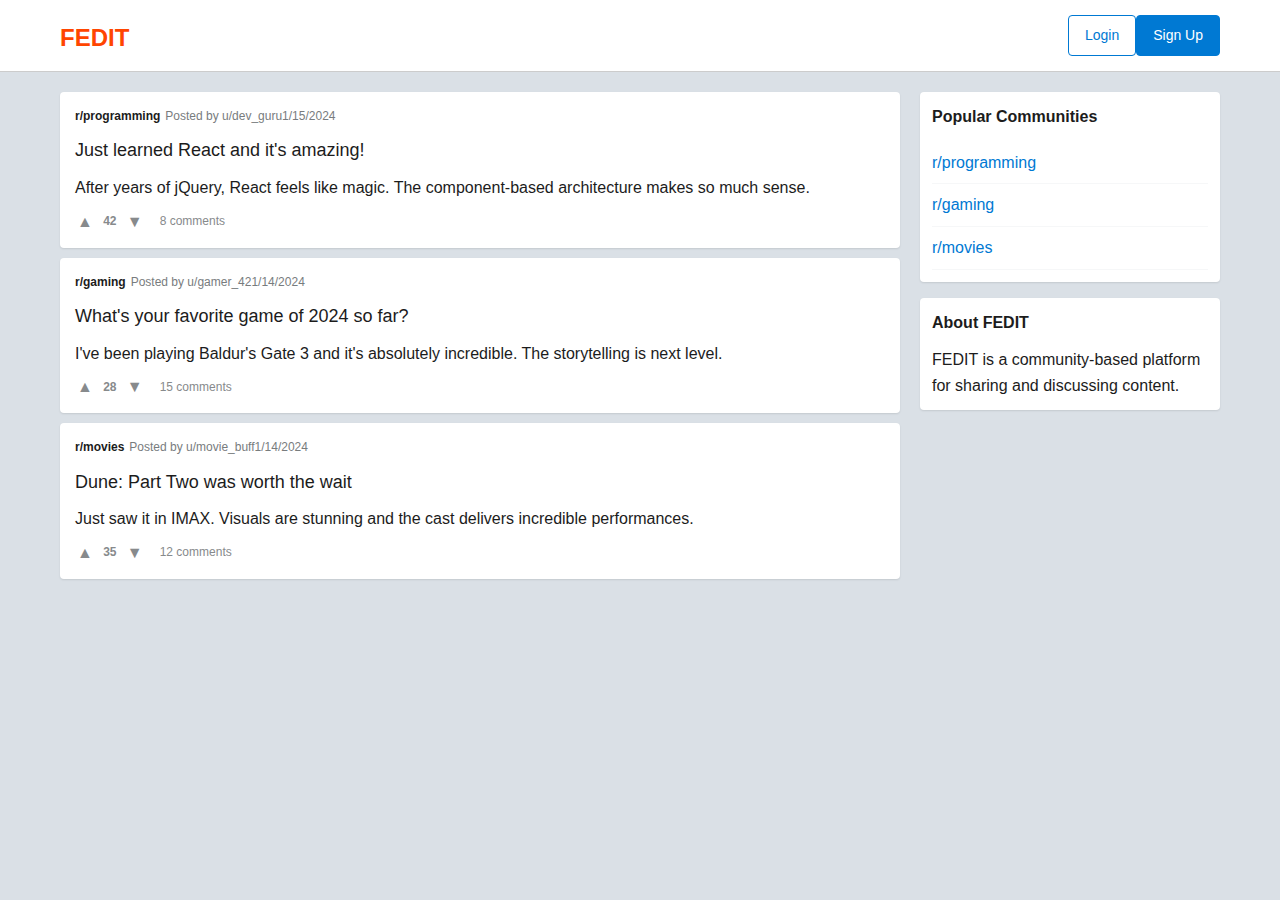
<file: index.html>
<!DOCTYPE html>
<html lang="en">
<head>
    <meta charset="UTF-8">
    <meta name="viewport" content="width=device-width, initial-scale=1.0">
    <title>FEDIT - Front Page of the Internet</title>
    <link rel="stylesheet" href="styles.css">
</head>
<body>
    <header class="header">
        <div class="container">
            <div class="logo">
                <h1><a href="index.html">FEDIT</a></h1>
            </div>
            <nav class="nav">
                <div id="auth-buttons">
                    <a href="login.html" class="btn btn-outline">Login</a>
                    <a href="register.html" class="btn btn-primary">Sign Up</a>
                </div>
                <div id="user-menu" style="display: none;">
                    <span id="username"></span>
                    <a href="create_post.html" class="btn btn-primary">Create Post</a>
                    <button id="logout-btn" class="btn btn-outline">Logout</button>
                </div>
            </nav>
        </div>
    </header>

    <main class="container main-content">
        <div class="content">
            <div class="posts-container" id="posts-container">
                <!-- Posts will be loaded here -->
            </div>
        </div>
        
        <aside class="sidebar">
            <div class="sidebar-section">
                <h3>Popular Communities</h3>
                <div class="community-item">
                    <a href="#" data-community="programming">r/programming</a>
                </div>
                <div class="community-item">
                    <a href="#" data-community="gaming">r/gaming</a>
                </div>
                <div class="community-item">
                    <a href="#" data-community="movies">r/movies</a>
                </div>
            </div>
            
            <div class="sidebar-section">
                <h3>About FEDIT</h3>
                <p>FEDIT is a community-based platform for sharing and discussing content.</p>
            </div>
        </aside>
    </main>

    <script src="mock-data.js"></script>
    <script src="script.js"></script>
</body>
</html>
</file>
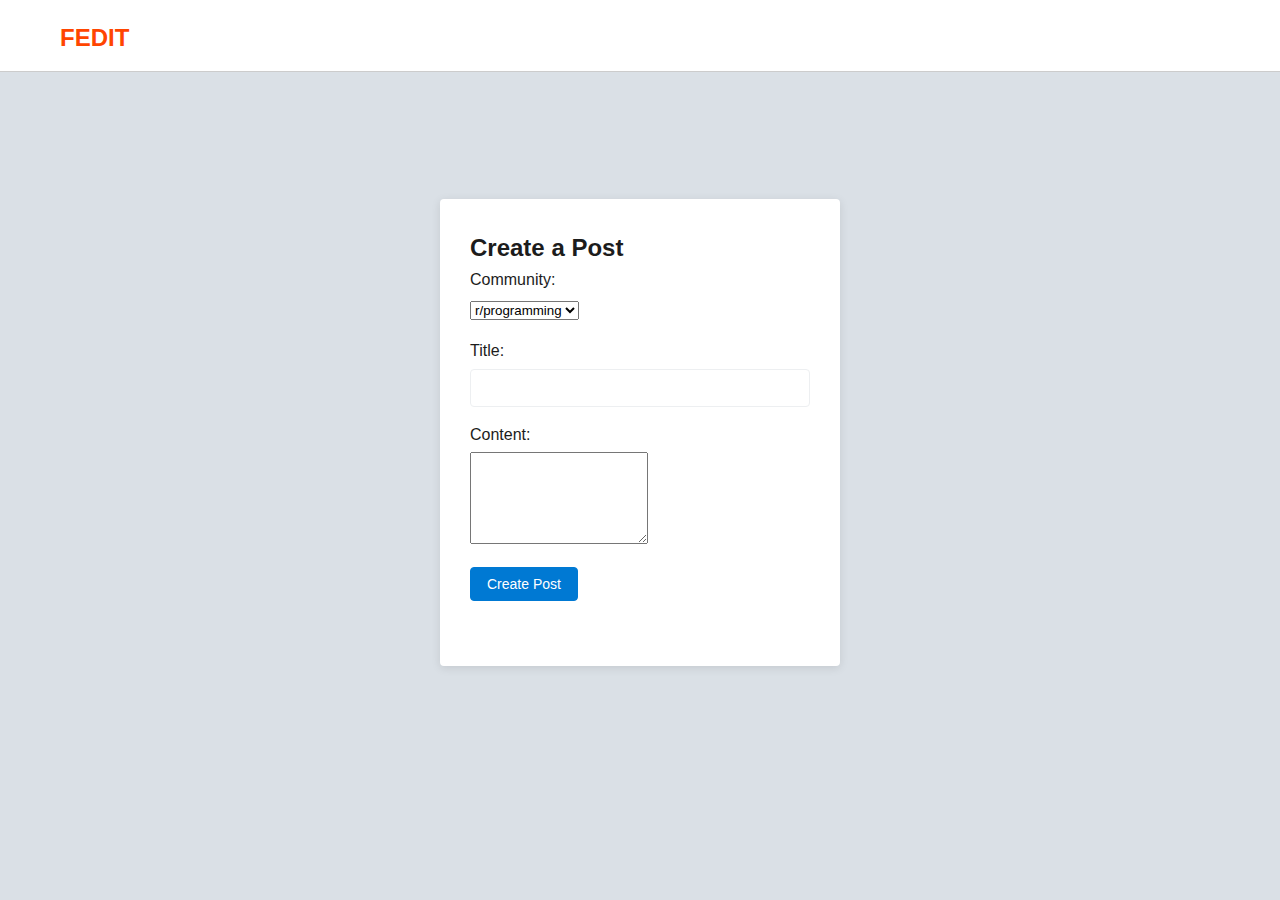
<file: create_post.html>
<!DOCTYPE html>
<html lang="en">
<head>
    <meta charset="UTF-8">
    <meta name="viewport" content="width=device-width, initial-scale=1.0">
    <title>Create Post - FEDIT</title>
    <link rel="stylesheet" href="styles.css">
</head>
<body>
    <header class="header">
        <div class="container">
            <div class="logo">
                <h1><a href="index.html">FEDIT</a></h1>
            </div>
            <nav class="nav">
                <div id="user-menu">
                    <a href="index.html" class="btn btn-outline">Back to Home</a>
                    <button id="logout-btn" class="btn btn-outline">Logout</button>
                </div>
            </nav>
        </div>
    </header>

    <main class="container">
        <div class="auth-container">
            <div class="auth-form">
                <h2>Create a Post</h2>
                <form id="create-post-form">
                    <div class="form-group">
                        <label for="community">Community:</label>
                        <select id="community" name="community" required>
                            <option value="programming">r/programming</option>
                            <option value="gaming">r/gaming</option>
                            <option value="movies">r/movies</option>
                        </select>
                    </div>
                    <div class="form-group">
                        <label for="title">Title:</label>
                        <input type="text" id="title" name="title" required maxlength="300">
                    </div>
                    <div class="form-group">
                        <label for="content">Content:</label>
                        <textarea id="content" name="content" rows="6" required></textarea>
                    </div>
                    <button type="submit" class="btn btn-primary">Create Post</button>
                </form>
                <div id="message" class="message"></div>
            </div>
        </div>
    </main>

    <script src="mock-data.js"></script>
    <script src="script.js"></script>
</body>
</html>
</file>
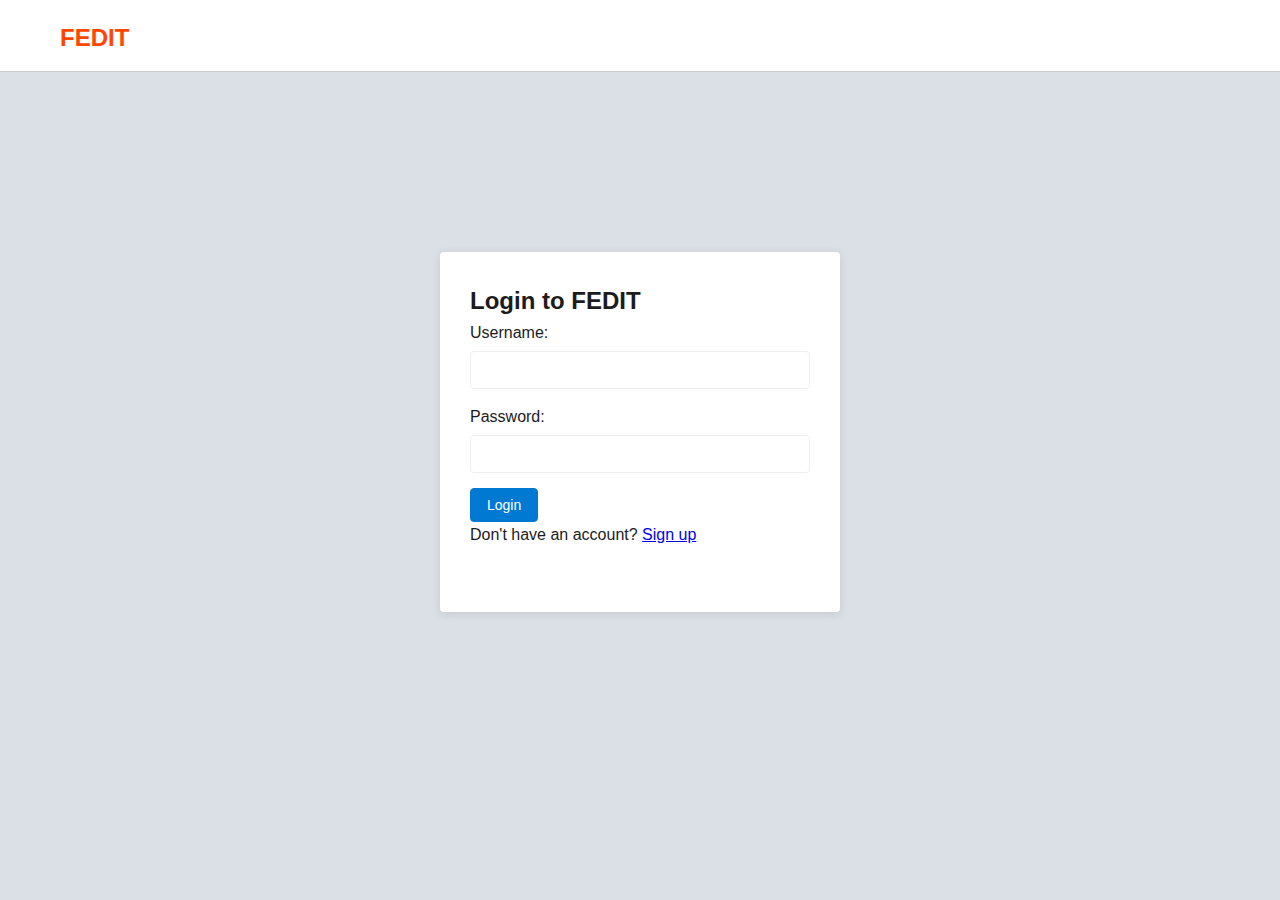
<file: login.html & register.html>
<!DOCTYPE html>
<html lang="en">
<head>
    <meta charset="UTF-8">
    <meta name="viewport" content="width=device-width, initial-scale=1.0">
    <title>Login - FEDIT</title>
    <link rel="stylesheet" href="styles.css">
</head>
<body>
    <header class="header">
        <div class="container">
            <div class="logo">
                <h1><a href="index.html">FEDIT</a></h1>
            </div>
        </div>
    </header>

    <main class="container">
        <div class="auth-container">
            <div class="auth-form">
                <h2>Login to FEDIT</h2>
                <form id="login-form">
                    <div class="form-group">
                        <label for="username">Username:</label>
                        <input type="text" id="username" name="username" required>
                    </div>
                    <div class="form-group">
                        <label for="password">Password:</label>
                        <input type="password" id="password" name="password" required>
                    </div>
                    <button type="submit" class="btn btn-primary btn-block">Login</button>
                </form>
                <div class="auth-links">
                    <p>Don't have an account? <a href="register.html">Sign up</a></p>
                </div>
                <div id="message" class="message"></div>
            </div>
        </div>
    </main>

    <script src="mock-data.js"></script>
    <script src="script.js"></script>
</body>
</html>
</file>
<file: styles.css>
* {
    margin: 0;
    padding: 0;
    box-sizing: border-box;
}

body {
    font-family: 'Segoe UI', Tahoma, Geneva, Verdana, sans-serif;
    line-height: 1.6;
    color: #1c1c1c;
    background-color: #dae0e6;
}

.container {
    max-width: 1200px;
    margin: 0 auto;
    padding: 0 20px;
}

.header {
    background-color: #ffffff;
    border-bottom: 1px solid #ccc;
    padding: 10px 0;
    position: sticky;
    top: 0;
    z-index: 100;
}

.header .container {
    display: flex;
    justify-content: space-between;
    align-items: center;
}

.logo h1 a {
    color: #ff4500;
    text-decoration: none;
    font-size: 24px;
}

.nav {
    display: flex;
    align-items: center;
    gap: 10px;
}

.btn {
    display: inline-block;
    padding: 8px 16px;
    border: 1px solid #0079d3;
    border-radius: 4px;
    text-decoration: none;
    font-size: 14px;
    font-weight: 500;
    cursor: pointer;
    transition: all 0.2s;
}

.btn-primary {
    background-color: #0079d3;
    color: white;
}

.btn-primary:hover {
    background-color: #1484d6;
}

.btn-outline {
    background-color: white;
    color: #0079d3;
}

.btn-outline:hover {
    background-color: #f6f7f8;
}

.main-content {
    display: grid;
    grid-template-columns: 1fr 300px;
    gap: 20px;
    margin-top: 20px;
}

.sidebar {
    position: sticky;
    top: 70px;
    height: fit-content;
}

.sidebar-section {
    background-color: white;
    border-radius: 4px;
    margin-bottom: 16px;
    padding: 12px;
    box-shadow: 0 1px 2px rgba(0,0,0,0.1);
}

.sidebar-section h3 {
    margin-bottom: 12px;
    font-size: 16px;
}

.community-item {
    padding: 8px 0;
    border-bottom: 1px solid #f6f7f8;
}

.community-item a {
    color: #0079d3;
    text-decoration: none;
    font-weight: 500;
}

.post {
    background-color: white;
    border-radius: 4px;
    margin-bottom: 10px;
    padding: 15px;
    box-shadow: 0 1px 2px rgba(0,0,0,0.1);
}

.post-header {
    display: flex;
    align-items: center;
    margin-bottom: 10px;
    font-size: 12px;
    color: #787c7e;
}

.post-community {
    font-weight: bold;
    color: #1c1c1c;
    margin-right: 5px;
}

.post-title {
    font-size: 18px;
    font-weight: 500;
    margin-bottom: 10px;
}

.post-content {
    margin-bottom: 10px;
}

.post-footer {
    display: flex;
    align-items: center;
    gap: 15px;
    font-size: 12px;
    color: #878a8c;
}

.vote-buttons {
    display: flex;
    align-items: center;
    gap: 5px;
}

.vote-btn {
    background: none;
    border: none;
    font-size: 16px;
    cursor: pointer;
    color: #878a8c;
    padding: 2px;
}

.vote-count {
    font-size: 12px;
    font-weight: 700;
    min-width: 20px;
    text-align: center;
}

.auth-container {
    display: flex;
    justify-content: center;
    align-items: center;
    min-height: 80vh;
}

.auth-form {
    background-color: white;
    padding: 30px;
    border-radius: 4px;
    box-shadow: 0 2px 10px rgba(0,0,0,0.1);
    width: 100%;
    max-width: 400px;
}

.form-group {
    margin-bottom: 15px;
}

.form-group label {
    display: block;
    margin-bottom: 5px;
    font-weight: 500;
}

.form-group input {
    width: 100%;
    padding: 10px;
    border: 1px solid #edeff1;
    border-radius: 4px;
    font-size: 14px;
}

.message {
    margin-top: 15px;
    padding: 10px;
    border-radius: 4px;
    text-align: center;
}

.message.success {
    background-color: #d4edda;
    color: #155724;
}

.message.error {
    background-color: #f8d7da;
    color: #721c24;
}

@media (max-width: 768px) {
    .main-content {
        grid-template-columns: 1fr;
    }
    .sidebar {
        display: none;
    }
}
</file>
